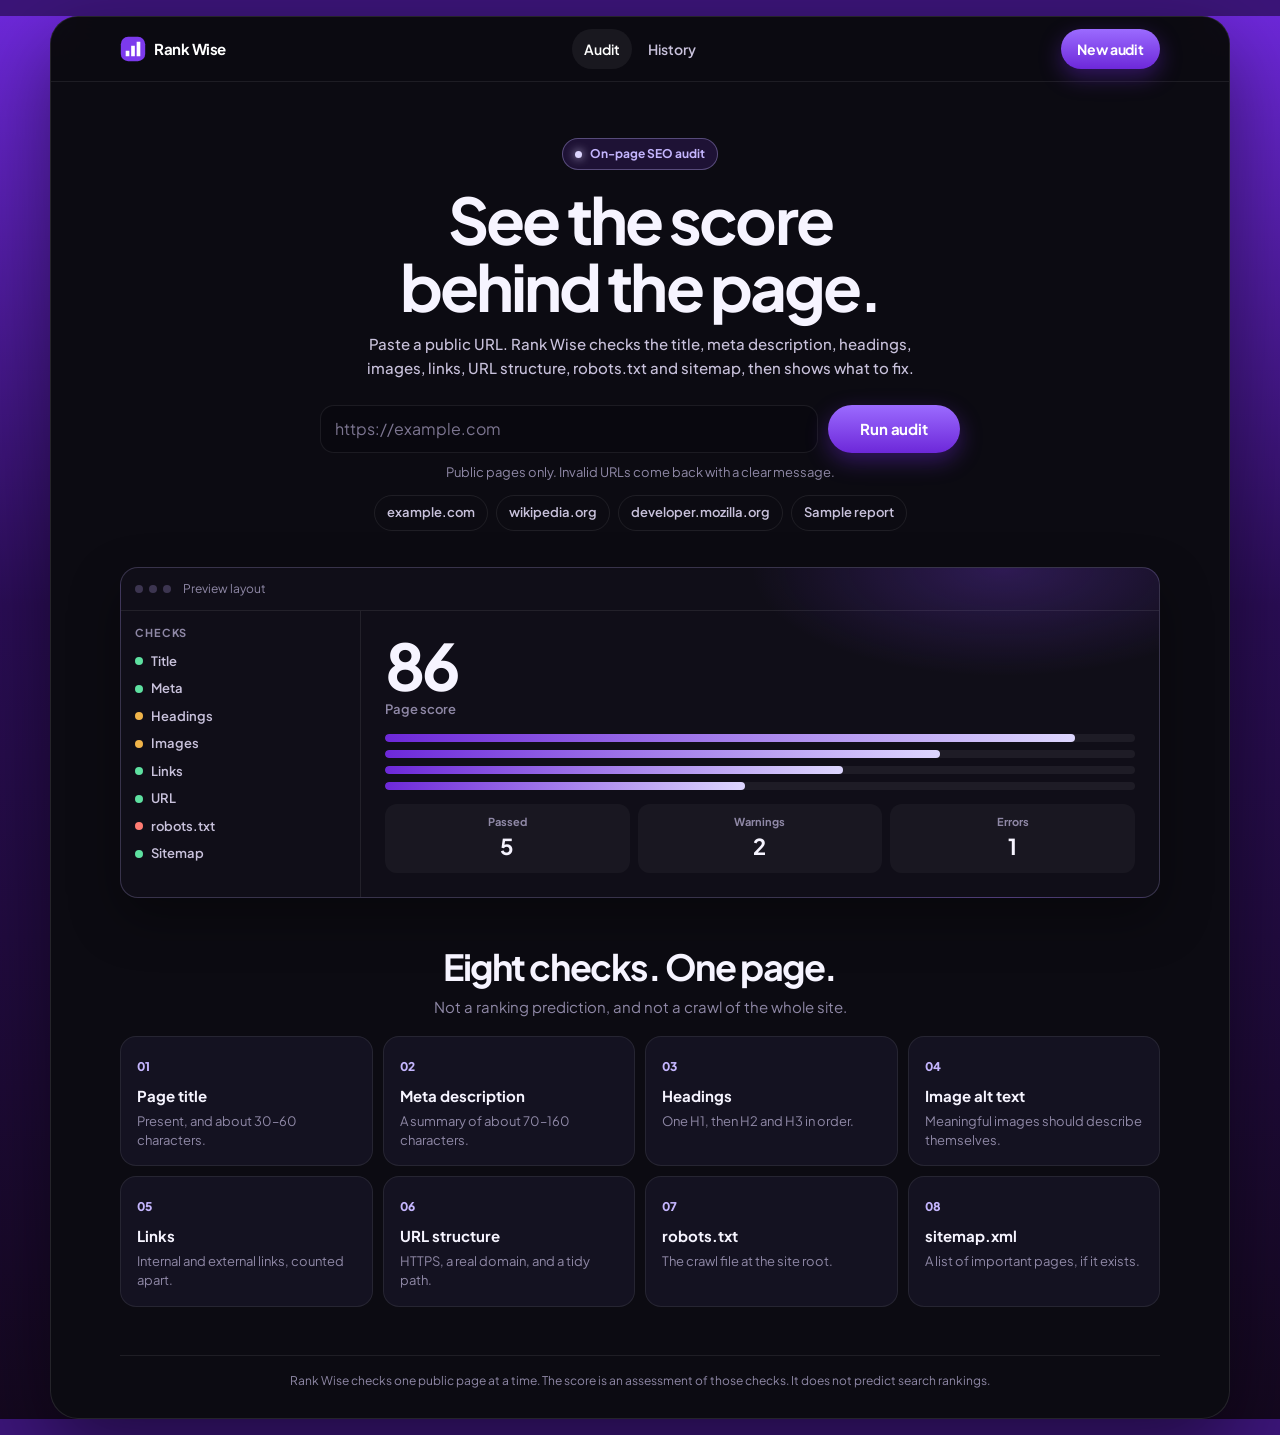
<file: index.html>
<!DOCTYPE html>
<html lang="en">
<head>
  <meta charset="UTF-8" />
  <meta name="viewport" content="width=device-width, initial-scale=1" />
  <meta name="theme-color" content="#07060d" />
  <meta name="description" content="Rank Wise — on-page SEO audit. Check title, meta, headings, images, links, robots.txt and sitemap." />
  <title>Rank Wise</title>
  <link rel="icon" type="image/svg+xml" href="favicon.svg" />
  <link rel="preconnect" href="https://fonts.googleapis.com" />
  <link rel="preconnect" href="https://fonts.gstatic.com" crossorigin />
  <link href="https://fonts.googleapis.com/css2?family=Plus+Jakarta+Sans:wght@400;500;600;700;800&display=swap" rel="stylesheet" />
  <style>
:root {
  --bg: #07060d;
  --frame: #0c0b12;
  --card: #141221;
  --ink: #f6f4ff;
  --soft: #c9c2dc;
  --muted: #8f88a6;
  --line: rgba(255, 255, 255, 0.08);
  --violet: #7c3aed;
  --violet-2: #c4b5fd;
  --warn: #f0b44a;
  --fail: #ff7b72;
  --pass: #5ee0a0;
  --font: "Plus Jakarta Sans", "Segoe UI", sans-serif;
  color-scheme: dark;
}

* { box-sizing: border-box; }

html, body {
  margin: 0;
  min-height: 100%;
  background: #3b1578;
  color: var(--ink);
  font-family: var(--font);
}

body {
  min-height: 100dvh;
  background:
    radial-gradient(900px 520px at 50% -10%, #9b5cff 0%, transparent 55%),
    linear-gradient(180deg, #6d28d9 0%, #2a0d55 42%, #14081f 100%);
  font-size: 16px;
  line-height: 1.5;
  -webkit-font-smoothing: antialiased;
  overflow-x: hidden;
}

.rw-mount {
  width: min(1180px, calc(100% - 16px));
  margin: 8px auto;
  min-height: calc(100dvh - 16px);
  background: var(--frame);
  border: 1px solid rgba(255, 255, 255, 0.1);
  border-radius: 20px;
  box-shadow: 0 30px 80px rgba(0, 0, 0, 0.45);
  overflow: clip;
}

.rw-header {
  position: sticky;
  top: 0;
  z-index: 20;
  background: rgba(12, 11, 18, 0.92);
  border-bottom: 1px solid var(--line);
  backdrop-filter: blur(16px);
}

.rw-bar {
  width: min(1040px, calc(100% - 28px));
  margin: 0 auto;
}

.rw-header .rw-bar {
  display: flex;
  align-items: center;
  justify-content: space-between;
  gap: 12px;
  min-height: 64px;
}

.rw-brand {
  display: inline-flex;
  align-items: center;
  gap: 8px;
  min-height: 44px;
  color: #fff;
  font-size: 15px;
  font-weight: 700;
  letter-spacing: -0.03em;
  text-decoration: none;
  white-space: nowrap;
}

.rw-mark { width: 26px; height: 26px; flex: none; }
.rw-mark rect { fill: var(--violet); }
.rw-mark path { fill: #fff; }

.rw-nav {
  display: flex;
  align-items: center;
  gap: 4px;
}

.rw-nav a {
  display: inline-flex;
  align-items: center;
  min-height: 40px;
  padding: 0 12px;
  border-radius: 999px;
  color: var(--soft);
  font-size: 14px;
  font-weight: 600;
  text-decoration: none;
}

.rw-nav a:hover,
.rw-nav a[aria-current="page"] {
  color: #fff;
  background: rgba(255, 255, 255, 0.06);
}

.rw-cta, .rw-btn {
  display: inline-flex;
  align-items: center;
  justify-content: center;
  min-height: 40px;
  padding: 0 16px;
  border: 0;
  border-radius: 999px;
  background: linear-gradient(180deg, #9b6bff, #6d28d9);
  color: #fff;
  font: inherit;
  font-size: 14px;
  font-weight: 700;
  letter-spacing: -0.01em;
  text-decoration: none;
  box-shadow: 0 8px 22px rgba(109, 40, 217, 0.4);
  cursor: pointer;
  white-space: nowrap;
}

.rw-btn { width: 100%; min-height: 48px; font-size: 15px; }
.rw-cta:hover, .rw-btn:hover { filter: brightness(1.06); }
.rw-btn:disabled, .rw-chip:disabled { opacity: 0.55; cursor: progress; }

.rw-wrap {
  width: min(1040px, calc(100% - 28px));
  margin: 0 auto;
  padding: 36px 0 12px;
}

.rw-hero-block, .rw-intro { position: relative; text-align: center; }

.rw-hero-block::before {
  content: "";
  position: absolute;
  left: 50%;
  top: -40px;
  z-index: -1;
  width: min(640px, 100%);
  height: 280px;
  transform: translateX(-50%);
  background: radial-gradient(circle, rgba(139, 92, 246, 0.45), transparent 68%);
  pointer-events: none;
}

.rw-badge {
  display: inline-flex;
  align-items: center;
  gap: 8px;
  margin: 0;
  padding: 6px 12px;
  border: 1px solid rgba(196, 181, 253, 0.35);
  border-radius: 999px;
  background: rgba(124, 58, 237, 0.16);
  color: var(--violet-2);
  font-size: 12px;
  font-weight: 700;
}

.rw-dot {
  width: 7px;
  height: 7px;
  border-radius: 50%;
  background: #ddd6fe;
  box-shadow: 0 0 10px #ddd6fe;
}

.rw-hero-block h1,
.rw-intro h1,
.rw-empty h1 {
  margin: 16px auto 0;
  max-width: 12em;
  font-size: clamp(32px, 8vw, 64px);
  font-weight: 700;
  letter-spacing: -0.045em;
  line-height: 1.05;
  text-wrap: balance;
}

.rw-lede {
  margin: 12px auto 0;
  max-width: 36rem;
  color: var(--soft);
  font-size: 15px;
  font-weight: 500;
  line-height: 1.55;
}

.rw-kicker {
  margin: 0;
  color: var(--violet-2);
  font-size: 12px;
  font-weight: 700;
  letter-spacing: 0.08em;
  text-transform: uppercase;
}

.rw-stage-panel { max-width: 640px; margin: 26px auto 0; }

.rw-form-row { display: grid; grid-template-columns: 1fr; gap: 10px; }

.rw-form input {
  width: 100%;
  min-height: 48px;
  min-width: 0;
  padding: 0 14px;
  border: 1px solid var(--line);
  border-radius: 14px;
  background: #09080f;
  color: #fff;
  font: inherit;
  font-size: 16px;
}

.rw-form input::placeholder { color: #7c7590; }
.rw-form input:focus { outline: 2px solid #a78bfa; outline-offset: 1px; }

.rw-status, .rw-hint, .rw-error {
  margin: 10px 0 0;
  font-size: 13px;
  line-height: 1.4;
  text-align: center;
}
.rw-hint, .rw-status { color: var(--muted); }
.rw-error { color: var(--fail); }

.rw-sr {
  position: absolute;
  width: 1px;
  height: 1px;
  padding: 0;
  margin: -1px;
  overflow: hidden;
  clip: rect(0, 0, 0, 0);
  border: 0;
}

.rw-quick {
  display: flex;
  flex-wrap: wrap;
  justify-content: center;
  gap: 8px;
  margin-top: 14px;
}

.rw-chip {
  min-height: 36px;
  max-width: 100%;
  padding: 0 12px;
  border: 1px solid var(--line);
  border-radius: 999px;
  background: transparent;
  color: var(--soft);
  font: inherit;
  font-size: 13px;
  font-weight: 600;
  cursor: pointer;
}
.rw-chip:hover { border-color: rgba(196, 181, 253, 0.55); color: #fff; }

.rw-board { margin-top: 36px; }

.rw-window {
  overflow: hidden;
  border: 1px solid rgba(196, 181, 253, 0.22);
  border-radius: 18px;
  background:
    radial-gradient(420px 180px at 85% 0%, rgba(124, 58, 237, 0.28), transparent 60%),
    #100e18;
  box-shadow: 0 20px 50px rgba(0, 0, 0, 0.35);
}

.rw-window-bar {
  display: flex;
  align-items: center;
  gap: 6px;
  min-width: 0;
  padding: 12px 14px;
  border-bottom: 1px solid var(--line);
}

.rw-window-bar span { width: 8px; height: 8px; border-radius: 50%; background: #3c3550; flex: none; }
.rw-window-bar em {
  margin-left: 6px;
  color: var(--muted);
  font-style: normal;
  font-size: 12px;
  overflow: hidden;
  text-overflow: ellipsis;
  white-space: nowrap;
}

.rw-window-grid { display: grid; }
.rw-window-grid aside { padding: 14px; border-bottom: 1px solid var(--line); }
.rw-window-grid aside p {
  margin: 0 0 10px;
  color: var(--muted);
  font-size: 11px;
  font-weight: 700;
  letter-spacing: 0.08em;
  text-transform: uppercase;
}
.rw-window-grid ul {
  display: grid;
  grid-template-columns: 1fr 1fr;
  gap: 8px 12px;
  margin: 0;
  padding: 0;
  list-style: none;
}
.rw-window-grid li {
  display: flex;
  align-items: center;
  gap: 8px;
  min-width: 0;
  color: var(--soft);
  font-size: 13px;
  font-weight: 600;
}
.rw-window-grid i { width: 8px; height: 8px; border-radius: 50%; background: var(--pass); flex: none; }
.rw-window-grid i.is-mid { background: var(--warn); }
.rw-window-grid i.is-bad { background: var(--fail); }

.rw-window-main { padding: 16px; }
.rw-mini-score strong {
  display: block;
  font-size: clamp(42px, 10vw, 64px);
  font-weight: 700;
  letter-spacing: -0.05em;
  line-height: 0.95;
}
.rw-mini-score span { color: var(--muted); font-size: 13px; font-weight: 600; }
.rw-bars { display: grid; gap: 8px; margin-top: 14px; }
.rw-bars div { height: 8px; overflow: hidden; border-radius: 999px; background: rgba(255, 255, 255, 0.06); }
.rw-bars b { display: block; height: 100%; border-radius: inherit; background: linear-gradient(90deg, #6d28d9, #ddd6fe); }
.rw-mini-stats { display: grid; grid-template-columns: repeat(3, minmax(0, 1fr)); gap: 8px; margin-top: 14px; }
.rw-mini-stats article { padding: 10px 8px; border-radius: 12px; background: rgba(255, 255, 255, 0.04); text-align: center; }
.rw-mini-stats span { display: block; color: var(--muted); font-size: 11px; font-weight: 700; }
.rw-mini-stats strong { font-size: clamp(16px, 4vw, 22px); }

.rw-checks { margin-top: 48px; }
.rw-section-head { text-align: center; }
.rw-section-head h2, .rw-block h2 {
  margin: 0;
  font-size: clamp(24px, 4vw, 36px);
  font-weight: 700;
  letter-spacing: -0.04em;
  line-height: 1.15;
}
.rw-section-head p { margin: 8px auto 0; max-width: 34rem; color: var(--muted); font-size: 15px; }

.rw-check-grid {
  display: grid;
  grid-template-columns: 1fr;
  gap: 10px;
  margin: 18px 0 0;
  padding: 0;
  list-style: none;
  text-align: left;
}
.rw-check-grid li {
  min-width: 0;
  padding: 16px;
  border: 1px solid var(--line);
  border-radius: 16px;
  background: var(--card);
}
.rw-check-grid span { color: var(--violet-2); font-size: 12px; font-weight: 800; }
.rw-check-grid strong { display: block; margin-top: 8px; font-size: 15px; }
.rw-check-grid p { margin: 4px 0 0; color: var(--muted); font-size: 13px; line-height: 1.45; }

.rw-footer { margin-top: 36px; }
.rw-footer .rw-bar { width: min(1040px, calc(100% - 28px)); }
.rw-footer p {
  margin: 0;
  padding: 16px 0 28px;
  border-top: 1px solid var(--line);
  color: var(--muted);
  font-size: 12px;
  line-height: 1.5;
  text-align: center;
}

.rw-empty { margin-top: 12px; text-align: center; }
.rw-empty p { color: var(--soft); }
.rw-history { margin-top: 20px; text-align: left; }
.rw-history-list {
  margin: 0;
  padding: 6px;
  list-style: none;
  border: 1px solid var(--line);
  border-radius: 16px;
  background: var(--card);
}
.rw-history-item {
  display: grid;
  grid-template-columns: 48px minmax(0, 1fr);
  gap: 4px 12px;
  align-items: center;
  padding: 12px;
  border-radius: 12px;
  color: inherit;
  text-decoration: none;
}
.rw-history-item:hover { background: rgba(255, 255, 255, 0.04); }
.rw-score-pill {
  display: grid;
  place-items: center;
  width: 48px;
  height: 48px;
  border-radius: 12px;
  background: rgba(124, 58, 237, 0.28);
  color: #fff;
  font-size: 16px;
  font-weight: 800;
}
.rw-history-item strong { display: block; font-size: 15px; }
.rw-history-item small { display: block; color: var(--muted); font-size: 12px; overflow-wrap: anywhere; }
.rw-history-item .rw-tag { grid-column: 2; }
.rw-tag { font-size: 11px; font-weight: 800; letter-spacing: 0.05em; text-transform: uppercase; }
.rw-tag-pass { color: var(--pass); }
.rw-tag-warning { color: var(--warn); }
.rw-tag-error { color: var(--fail); }

.rw-report { display: flex; flex-direction: column; gap: 22px; }
.rw-report > div:first-child { display: flex; flex-wrap: wrap; align-items: center; gap: 8px; }
.rw-report h1 {
  margin: 4px 0 0;
  font-size: clamp(28px, 6vw, 46px);
  font-weight: 700;
  letter-spacing: -0.045em;
  line-height: 1.05;
  overflow-wrap: anywhere;
}
.rw-back { color: var(--violet-2); font-size: 14px; font-weight: 600; text-decoration: none; }
.rw-hero {
  display: grid;
  justify-items: center;
  gap: 4px;
  width: 100%;
  padding: 18px 14px;
  text-align: center;
  border: 1px solid rgba(196, 181, 253, 0.22);
  border-radius: 18px;
  background:
    radial-gradient(380px 140px at 50% 0%, rgba(124, 58, 237, 0.32), transparent 70%),
    #100e18;
}
.rw-gauge { width: min(160px, 52vw); height: auto; }
.rw-gauge-track { fill: none; stroke: rgba(255, 255, 255, 0.08); stroke-width: 8; }
.rw-gauge-value {
  fill: none;
  stroke: #c4b5fd;
  stroke-width: 8;
  stroke-linecap: round;
  transform: rotate(-90deg);
  transform-origin: 60px 60px;
}
.rw-gauge-warning .rw-gauge-value { stroke: var(--warn); }
.rw-gauge-error .rw-gauge-value { stroke: var(--fail); }
.rw-gauge text { fill: #fff; font-family: var(--font); font-size: 28px; font-weight: 700; text-anchor: middle; }
.rw-grade { margin: 0; color: var(--violet-2); font-size: 12px; font-weight: 800; letter-spacing: 0.08em; text-transform: uppercase; }
.rw-host { color: #ddd6fe; font-size: 14px; font-weight: 600; overflow-wrap: anywhere; }
.rw-meta-line { margin: 8px 0 0; color: var(--muted); font-size: 13px; }
.rw-sample { color: var(--violet-2); font-size: 11px; font-weight: 800; letter-spacing: 0.06em; text-transform: uppercase; }
.rw-stats { display: grid; grid-template-columns: repeat(2, minmax(0, 1fr)); gap: 8px; width: 100%; margin: 12px 0 0; }
.rw-stat { min-width: 0; padding: 12px 8px; border-radius: 12px; background: rgba(255, 255, 255, 0.04); }
.rw-stat span { display: block; color: var(--muted); font-size: 11px; font-weight: 700; letter-spacing: 0.05em; text-transform: uppercase; }
.rw-stat strong { display: block; margin-top: 2px; font-size: 24px; font-weight: 700; }

.rw-block h2 { text-align: center; }
.rw-rec-list, .rw-check-list, .rw-snap-grid { display: grid; gap: 10px; margin: 12px 0 0; padding: 0; list-style: none; }
.rw-rec, .rw-snap, .rw-check {
  min-width: 0;
  padding: 14px;
  border: 1px solid var(--line);
  border-radius: 16px;
  background: var(--card);
}
.rw-rec { border-left: 3px solid var(--warn); }
.rw-rec-error { border-left-color: var(--fail); }
.rw-rec p, .rw-check p, .rw-snap p { margin: 6px 0 0; color: var(--soft); font-size: 14px; overflow-wrap: anywhere; }
.rw-pass-note { padding: 14px; border-radius: 16px; background: rgba(94, 224, 160, 0.1); color: var(--pass); }
.rw-check summary {
  display: flex;
  justify-content: space-between;
  gap: 10px;
  align-items: center;
  font-size: 15px;
  font-weight: 700;
  cursor: pointer;
}
.rw-check summary span:last-child { flex: none; text-align: right; }
.rw-check summary::-webkit-details-marker { display: none; }
.rw-check-pass { box-shadow: inset 3px 0 0 var(--pass); }
.rw-check-warning { box-shadow: inset 3px 0 0 var(--warn); }
.rw-check-error { box-shadow: inset 3px 0 0 var(--fail); }
.rw-items { margin: 10px 0 0; padding: 0; list-style: none; }
.rw-items li { display: grid; gap: 2px; padding: 8px 0; border-top: 1px solid var(--line); font-size: 13px; }
.rw-items span { color: var(--muted); }
.rw-items b { font-weight: 600; overflow-wrap: anywhere; }

.rw-spin {
  width: 14px; height: 14px; border-radius: 50%;
  border: 2px solid rgba(255, 255, 255, 0.35);
  border-top-color: #fff;
  animation: rw-spin 0.7s linear infinite;
}
@keyframes rw-spin { to { transform: rotate(360deg); } }

@media (max-width: 719px) {
  .rw-cta { display: none; }
  .rw-nav a { padding: 0 8px; font-size: 13px; }
}

@media (min-width: 560px) {
  .rw-check-grid, .rw-snap-grid { grid-template-columns: 1fr 1fr; }
  .rw-history-item { grid-template-columns: 48px minmax(0, 1fr) auto; }
  .rw-history-item .rw-tag { grid-column: auto; }
  .rw-items li { grid-template-columns: 8.5rem minmax(0, 1fr); gap: 8px; }
}

@media (min-width: 720px) {
  .rw-mount { width: min(1180px, calc(100% - 32px)); margin: 16px auto; border-radius: 28px; }
  .rw-header .rw-bar { display: grid; grid-template-columns: 1fr auto 1fr; }
  .rw-nav { justify-self: center; }
  .rw-cta { justify-self: end; width: auto; }
  .rw-form-row { grid-template-columns: minmax(0, 1fr) auto; align-items: center; }
  .rw-btn { width: auto; min-width: 132px; }
  .rw-window-grid { grid-template-columns: 240px minmax(0, 1fr); }
  .rw-window-grid aside { border-bottom: 0; border-right: 1px solid var(--line); }
  .rw-window-grid ul { grid-template-columns: 1fr; }
  .rw-window-main { padding: 24px; }
  .rw-stats { grid-template-columns: repeat(4, minmax(0, 1fr)); }
  .rw-hero {
    grid-template-columns: 190px minmax(0, 1fr);
    justify-items: start;
    align-items: center;
    text-align: left;
    padding: 26px;
  }
}

@media (min-width: 1024px) {
  .rw-check-grid, .rw-snap-grid { grid-template-columns: repeat(4, minmax(0, 1fr)); }
  .rw-wrap { padding-top: 56px; }
}

@media (max-width: 359px) {
  .rw-brand span { display: none; }
  .rw-mount { width: calc(100% - 8px); margin: 4px auto; border-radius: 14px; }
  .rw-bar, .rw-wrap, .rw-footer .rw-bar { width: calc(100% - 20px); }
}

@media (prefers-reduced-motion: reduce) {
  .rw-spin { animation: none; }
}

  </style>
</head>
<body>
  <div class="rw-mount" id="app">
    <header class="rw-header">
      <div class="rw-bar">
        <a class="rw-brand" href="index.html">
          <svg class="rw-mark" viewBox="0 0 32 32" aria-hidden="true">
            <rect x="1" y="1" width="30" height="30" rx="9"></rect>
            <path d="M7 25V18h4.5v7H7zm6.75 0V12h4.5v13h-4.5zm6.75 0V7H25v18h-4.5z"></path>
          </svg>
          <span>Rank Wise</span>
        </a>
        <nav class="rw-nav" aria-label="Primary">
          <a href="index.html" aria-current="page">Audit</a>
          <a href="history.html">History</a>
        </nav>
        <a class="rw-cta" href="index.html#audit-form">New audit</a>
      </div>
    </header>

    <main class="rw-wrap rw-home">
      <section class="rw-hero-block">
        <p class="rw-badge"><span class="rw-dot"></span> On-page SEO audit</p>
        <h1>See the score behind the page.</h1>
        <p class="rw-lede">Paste a public URL. Rank Wise checks the title, meta description, headings, images, links, URL structure, robots.txt and sitemap, then shows what to fix.</p>
        <div class="rw-stage-panel">
          <form id="audit-form" class="rw-form" novalidate>
            <label class="rw-sr" for="audit-url">Website URL</label>
            <div class="rw-form-row">
              <input id="audit-url" name="url" type="text" inputmode="url" autocomplete="url" placeholder="https://example.com" spellcheck="false" />
              <button id="audit-submit" class="rw-btn" type="submit">Run audit</button>
            </div>
            <p id="audit-status" class="rw-status" aria-live="polite"></p>
            <p id="audit-error" class="rw-error" role="alert" hidden></p>
            <p id="audit-hint" class="rw-hint">Public pages only. Invalid URLs come back with a clear message.</p>
          </form>
          <div class="rw-quick">
            <button type="button" class="rw-chip" data-url="example.com">example.com</button>
            <button type="button" class="rw-chip" data-url="wikipedia.org">wikipedia.org</button>
            <button type="button" class="rw-chip" data-url="developer.mozilla.org">developer.mozilla.org</button>
            <button type="button" class="rw-chip" id="sample-audit">Sample report</button>
          </div>
        </div>
      </section>

      <section class="rw-board" aria-label="What a report looks like">
        <div class="rw-window">
          <div class="rw-window-bar">
            <span></span><span></span><span></span>
            <em>Preview layout</em>
          </div>
          <div class="rw-window-grid">
            <aside>
              <p>Checks</p>
              <ul>
                <li><i class="is-ok"></i> Title</li>
                <li><i class="is-ok"></i> Meta</li>
                <li><i class="is-mid"></i> Headings</li>
                <li><i class="is-mid"></i> Images</li>
                <li><i class="is-ok"></i> Links</li>
                <li><i class="is-ok"></i> URL</li>
                <li><i class="is-bad"></i> robots.txt</li>
                <li><i class="is-ok"></i> Sitemap</li>
              </ul>
            </aside>
            <div class="rw-window-main">
              <div class="rw-mini-score">
                <strong>86</strong>
                <span>Page score</span>
              </div>
              <div class="rw-bars" aria-hidden="true">
                <div><b style="width:92%"></b></div>
                <div><b style="width:74%"></b></div>
                <div><b style="width:61%"></b></div>
                <div><b style="width:48%"></b></div>
              </div>
              <div class="rw-mini-stats">
                <article><span>Passed</span><strong>5</strong></article>
                <article><span>Warnings</span><strong>2</strong></article>
                <article><span>Errors</span><strong>1</strong></article>
              </div>
            </div>
          </div>
        </div>
      </section>

      <section class="rw-checks" aria-labelledby="checks-title">
        <div class="rw-section-head">
          <h2 id="checks-title">Eight checks. One page.</h2>
          <p>Not a ranking prediction, and not a crawl of the whole site.</p>
        </div>
        <ol class="rw-check-grid">
          <li><span>01</span><strong>Page title</strong><p>Present, and about 30–60 characters.</p></li>
          <li><span>02</span><strong>Meta description</strong><p>A summary of about 70–160 characters.</p></li>
          <li><span>03</span><strong>Headings</strong><p>One H1, then H2 and H3 in order.</p></li>
          <li><span>04</span><strong>Image alt text</strong><p>Meaningful images should describe themselves.</p></li>
          <li><span>05</span><strong>Links</strong><p>Internal and external links, counted apart.</p></li>
          <li><span>06</span><strong>URL structure</strong><p>HTTPS, a real domain, and a tidy path.</p></li>
          <li><span>07</span><strong>robots.txt</strong><p>The crawl file at the site root.</p></li>
          <li><span>08</span><strong>sitemap.xml</strong><p>A list of important pages, if it exists.</p></li>
        </ol>
      </section>
    </main>

    <div id="report-root" hidden></div>

    <footer class="rw-footer">
      <div class="rw-bar">
        <p>Rank Wise checks one public page at a time. The score is an assessment of those checks. It does not predict search rankings.</p>
      </div>
    </footer>
  </div>
  <script>
    window.RANK_WISE_API = window.RANK_WISE_API || "http://127.0.0.1:5000";
  </script>
  <script>
(function () {
  "use strict";

  var API = (window.RANK_WISE_API || "http://127.0.0.1:5000").replace(/\/$/, "");
  var HISTORY_KEY = "rank_wise_history_v1";

  function esc(s) {
    return String(s == null ? "" : s)
      .replace(/&/g, "&amp;")
      .replace(/</g, "&lt;")
      .replace(/>/g, "&gt;")
      .replace(/"/g, "&quot;");
  }

  function hostOf(url) {
    try {
      return new URL(url).hostname;
    } catch (e) {
      return url || "unknown";
    }
  }

  function when(iso) {
    try {
      return new Date(iso).toLocaleString();
    } catch (e) {
      return iso || "";
    }
  }

  function normalizeUrl(raw) {
    var u = String(raw || "").trim();
    if (!u) return "";
    if (!/^https?:\/\//i.test(u)) u = "https://" + u;
    return u;
  }

  function loadLocalHistory() {
    try {
      var raw = localStorage.getItem(HISTORY_KEY);
      return raw ? JSON.parse(raw) : [];
    } catch (e) {
      return [];
    }
  }

  function saveLocalHistory(list) {
    try {
      localStorage.setItem(HISTORY_KEY, JSON.stringify(list.slice(0, 50)));
    } catch (e) {}
  }

  function pushLocal(audit) {
    var list = loadLocalHistory().filter(function (a) {
      return a.id !== audit.id;
    });
    list.unshift({
      id: audit.id,
      url: audit.url,
      fetchedUrl: audit.fetchedUrl,
      score: audit.score,
      status: audit.status,
      grade: audit.grade,
      analyzedAt: audit.analyzedAt,
      sample: !!audit.sample,
    });
    saveLocalHistory(list);
  }

  function sampleAudit() {
    return {
      id: "sample-" + Date.now(),
      sample: true,
      url: "https://example.com",
      fetchedUrl: "https://example.com/",
      statusCode: 200,
      fetchMs: 120,
      analyzedAt: new Date().toISOString(),
      score: 86,
      grade: "Excellent",
      status: "warning",
      passed: 5,
      warnings: 2,
      errors: 1,
      page: {
        title: "Example Domain",
        h1Count: 1,
        h2Count: 0,
        h3Count: 0,
        imageCount: 0,
        missingAltCount: 0,
        internalLinks: 0,
        externalLinks: 1,
        robotsFound: false,
        sitemapFound: true,
      },
      recommendations: [
        {
          priority: "error",
          title: "Add a robots.txt file",
          body: "Publish robots.txt at the site root so crawlers know what they may fetch.",
        },
        {
          priority: "warning",
          title: "Add more heading structure",
          body: "Use H2 and H3 sections under the main H1 so the page outline is clearer.",
        },
      ],
      checks: [
        {
          id: "title",
          title: "Page title",
          status: "pass",
          score: 15,
          maxScore: 15,
          summary: "Title is present and a good length.",
          why: "Search results use the title tag as the main link text.",
          recommendation: "",
          items: [{ label: "Title", value: "Example Domain" }, { label: "Length", value: "14 characters" }],
        },
        {
          id: "meta",
          title: "Meta description",
          status: "pass",
          score: 15,
          maxScore: 15,
          summary: "Meta description is present.",
          why: "A clear summary helps searchers decide to open the page.",
          recommendation: "",
          items: [{ label: "Length", value: "About 120 characters" }],
        },
        {
          id: "headings",
          title: "Headings",
          status: "warning",
          score: 10,
          maxScore: 15,
          summary: "One H1 is present, but H2 and H3 are missing.",
          why: "Headings outline the page for people and for crawlers.",
          recommendation: "Add section headings under the main H1.",
          items: [
            { label: "H1", value: "1" },
            { label: "H2", value: "0" },
            { label: "H3", value: "0" },
          ],
        },
        {
          id: "images",
          title: "Image alt text",
          status: "pass",
          score: 15,
          maxScore: 15,
          summary: "No images found on this sample page.",
          why: "Alt text describes images when they cannot be seen.",
          recommendation: "",
          items: [{ label: "Images", value: "0" }],
        },
        {
          id: "links",
          title: "Links",
          status: "pass",
          score: 10,
          maxScore: 10,
          summary: "External links were counted.",
          why: "Internal and external links show how the page connects to the web.",
          recommendation: "",
          items: [
            { label: "Internal", value: "0" },
            { label: "External", value: "1" },
          ],
        },
        {
          id: "url",
          title: "URL structure",
          status: "pass",
          score: 10,
          maxScore: 10,
          summary: "HTTPS with a clear domain.",
          why: "A clean, secure URL is easier to share and trust.",
          recommendation: "",
          items: [{ label: "Scheme", value: "https" }],
        },
        {
          id: "robots",
          title: "robots.txt",
          status: "error",
          score: 0,
          maxScore: 10,
          summary: "robots.txt was not found at the site root.",
          why: "Crawlers look for robots.txt to learn crawl rules.",
          recommendation: "Publish a robots.txt file at https://example.com/robots.txt",
          items: [{ label: "Found", value: "No" }],
        },
        {
          id: "sitemap",
          title: "sitemap.xml",
          status: "pass",
          score: 11,
          maxScore: 10,
          summary: "A sitemap is available in this sample.",
          why: "A sitemap lists important pages for discovery.",
          recommendation: "",
          items: [{ label: "Found", value: "Yes" }],
        },
      ],
    };
  }

  function gauge(score, grade, status) {
    var radius = 52;
    var circ = 2 * Math.PI * radius;
    var dash = (Math.max(0, Math.min(100, Number(score) || 0)) / 100) * circ;
    return (
      '<div class="rw-gauge-wrap"><svg class="rw-gauge rw-gauge-' +
      esc(status || "warning") +
      '" viewBox="0 0 120 120" role="img" aria-label="Score ' +
      esc(score) +
      " out of 100, " +
      esc(grade) +
      '"><circle class="rw-gauge-track" cx="60" cy="60" r="52"></circle><circle class="rw-gauge-value" cx="60" cy="60" r="52" stroke-dasharray="' +
      dash.toFixed(1) +
      " " +
      circ.toFixed(1) +
      '"></circle><text x="60" y="68">' +
      esc(score) +
      "</text></svg></div>"
    );
  }

  function reportHtml(audit) {
    var host = hostOf(audit.fetchedUrl || audit.url);
    var recs = audit.recommendations || [];
    var page = audit.page || {};
    var recBlock = recs.length
      ? '<section class="rw-block"><h2>Recommendations</h2><ol class="rw-rec-list">' +
        recs
          .map(function (item, index) {
            return (
              '<li class="rw-rec rw-rec-' +
              esc(item.priority) +
              '"><p class="rw-kicker">' +
              String(index + 1).padStart(2, "0") +
              " · " +
              esc(item.priority) +
              "</p><strong>" +
              esc(item.title) +
              "</strong><p>" +
              esc(item.body) +
              "</p></li>"
            );
          })
          .join("") +
        "</ol></section>"
      : '<p class="rw-pass-note">This page passed the selected checks. Keep titles unique as the site grows.</p>';

    var checks = (audit.checks || [])
      .map(function (check) {
        var items = (check.items || [])
          .map(function (item) {
            return "<li><span>" + esc(item.label) + "</span><b>" + esc(item.value) + "</b></li>";
          })
          .join("");
        return (
          '<details class="rw-check rw-check-' +
          esc(check.status) +
          '"><summary><span>' +
          esc(check.title) +
          '</span><span class="rw-tag rw-tag-' +
          esc(check.status) +
          '">' +
          esc(check.status) +
          " · " +
          esc(check.score) +
          "/" +
          esc(check.maxScore) +
          "</span></summary><p>" +
          esc(check.summary) +
          "</p><p>" +
          esc(check.why) +
          "</p>" +
          (check.recommendation ? "<p><strong>Next step. </strong>" + esc(check.recommendation) + "</p>" : "") +
          (items ? '<ul class="rw-items">' + items + "</ul>" : "") +
          "</details>"
        );
      })
      .join("");

    return (
      '<main class="rw-wrap rw-report"><div><a class="rw-back" href="index.html">← New audit</a>' +
      (audit.sample ? '<span class="rw-sample">Sample report</span>' : "") +
      '</div><section class="rw-hero">' +
      gauge(audit.score, audit.grade, audit.status) +
      '<div><p class="rw-kicker">Audited site</p><h1>' +
      esc(host) +
      '</h1><a class="rw-host" href="' +
      esc(audit.fetchedUrl) +
      '" target="_blank" rel="noreferrer">' +
      esc(audit.fetchedUrl) +
      '</a><p class="rw-grade">' +
      esc(audit.grade) +
      '</p><dl class="rw-stats"><div class="rw-stat"><span>Passed</span><strong class="rw-tag-pass">' +
      esc(audit.passed) +
      '</strong></div><div class="rw-stat"><span>Warnings</span><strong class="rw-tag-warning">' +
      esc(audit.warnings) +
      '</strong></div><div class="rw-stat"><span>Errors</span><strong class="rw-tag-error">' +
      esc(audit.errors) +
      '</strong></div><div class="rw-stat"><span>HTTP</span><strong>' +
      esc(audit.statusCode) +
      '</strong></div></dl><p class="rw-meta-line">' +
      esc(when(audit.analyzedAt)) +
      " · Fetched in " +
      esc(audit.fetchMs) +
      " ms</p></div></section>" +
      recBlock +
      '<section class="rw-block"><h2>Page snapshot</h2><div class="rw-snap-grid"><article class="rw-snap"><p class="rw-kicker">Title</p><p>' +
      esc(page.title || "Missing") +
      '</p></article><article class="rw-snap"><p class="rw-kicker">Headings</p><p>H1 ' +
      esc(page.h1Count) +
      " · H2 " +
      esc(page.h2Count) +
      " · H3 " +
      esc(page.h3Count) +
      '</p></article><article class="rw-snap"><p class="rw-kicker">Images</p><p>' +
      esc(page.imageCount) +
      " total · " +
      esc(page.missingAltCount) +
      ' missing alt</p></article><article class="rw-snap"><p class="rw-kicker">Links</p><p>' +
      esc(page.internalLinks) +
      " internal · " +
      esc(page.externalLinks) +
      ' external</p></article><article class="rw-snap"><p class="rw-kicker">Technical files</p><p>robots.txt ' +
      (page.robotsFound ? "found" : "missing") +
      " · sitemap " +
      (page.sitemapFound ? "found" : "missing") +
      "</p></article></div></section>" +
      '<section class="rw-block"><h2>Individual checks</h2><div class="rw-check-list">' +
      checks +
      "</div></section></main>"
    );
  }

  function showReport(audit) {
    pushLocal(audit);
    var home = document.querySelector(".rw-home");
    var footer = document.querySelector(".rw-footer");
    var root = document.getElementById("report-root");
    if (home) home.hidden = true;
    if (footer) footer.hidden = true;
    if (root) {
      root.hidden = false;
      root.innerHTML = reportHtml(audit);
      window.scrollTo(0, 0);
    }
  }

  function setBusy(busy) {
    var submit = document.getElementById("audit-submit");
    var chips = document.querySelectorAll(".rw-chip");
    if (submit) {
      submit.disabled = !!busy;
      submit.innerHTML = busy
        ? '<span class="rw-spin" aria-hidden="true"></span> Auditing'
        : "Run audit";
    }
    chips.forEach(function (c) {
      c.disabled = !!busy;
    });
  }

  function setError(msg) {
    var el = document.getElementById("audit-error");
    var st = document.getElementById("audit-status");
    if (st) st.textContent = "";
    if (el) {
      if (msg) {
        el.hidden = false;
        el.textContent = msg;
      } else {
        el.hidden = true;
        el.textContent = "";
      }
    }
  }

  function setStatus(msg) {
    var st = document.getElementById("audit-status");
    if (st) st.textContent = msg || "";
  }

  async function runAudit(url, sample) {
    setError("");
    setBusy(true);
    setStatus(sample ? "Building sample report…" : "Fetching and analysing the page…");
    try {
      if (sample) {
        var s = sampleAudit();
        showReport(s);
        return;
      }
      var res = await fetch(API + "/api/audit", {
        method: "POST",
        headers: { "Content-Type": "application/json" },
        body: JSON.stringify({ url: url }),
      });
      var data = await res.json().catch(function () {
        return {};
      });
      if (!res.ok) {
        throw new Error(data.error || "Audit failed (" + res.status + "). Is the Flask backend running?");
      }
      showReport(data);
    } catch (err) {
      setError(
        err && err.message
          ? err.message
          : "Could not reach the API. Start the Flask backend (see README) or try Sample report."
      );
    } finally {
      setBusy(false);
      setStatus("");
    }
  }

  function bindHome() {
    var form = document.getElementById("audit-form");
    if (!form) return;

    form.addEventListener("submit", function (e) {
      e.preventDefault();
      var input = document.getElementById("audit-url");
      var raw = input ? input.value : "";
      var url = normalizeUrl(raw);
      if (!url) {
        setError("Enter a website URL, for example https://example.com");
        return;
      }
      try {
        new URL(url);
      } catch (err) {
        setError("That does not look like a valid URL.");
        return;
      }
      runAudit(url, false);
    });

    document.querySelectorAll(".rw-chip[data-url]").forEach(function (btn) {
      btn.addEventListener("click", function () {
        var input = document.getElementById("audit-url");
        if (input) input.value = btn.getAttribute("data-url") || "";
        runAudit(normalizeUrl(btn.getAttribute("data-url")), false);
      });
    });

    var sample = document.getElementById("sample-audit");
    if (sample) {
      sample.addEventListener("click", function () {
        runAudit("", true);
      });
    }

    var params = new URLSearchParams(window.location.search);
    var id = params.get("id");
    if (id) {
      openStored(id);
    }
  }

  function openStored(id) {
    var list = loadLocalHistory();
    var hit = list.find(function (a) {
      return a.id === id;
    });
    if (!hit) {
      fetch(API + "/api/audit/" + encodeURIComponent(id))
        .then(function (r) {
          return r.ok ? r.json() : null;
        })
        .then(function (data) {
          if (data) showReport(data);
        })
        .catch(function () {});
      return;
    }
    if (hit.sample || !hit.checks) {
      if (hit.sample) showReport(sampleAudit());
      else {
        fetch(API + "/api/audit/" + encodeURIComponent(id))
          .then(function (r) {
            return r.ok ? r.json() : null;
          })
          .then(function (data) {
            if (data) showReport(data);
          });
      }
    } else {
      showReport(hit);
    }
  }

  async function bindHistory() {
    var root = document.getElementById("history-root");
    if (!root) return;

    var local = loadLocalHistory();
    var remote = [];
    try {
      var res = await fetch(API + "/api/history");
      if (res.ok) remote = await res.json();
    } catch (e) {}

    var map = {};
    remote.concat(local).forEach(function (a) {
      if (a && a.id) map[a.id] = a;
    });
    var items = Object.keys(map)
      .map(function (k) {
        return map[k];
      })
      .sort(function (a, b) {
        return String(b.analyzedAt || "").localeCompare(String(a.analyzedAt || ""));
      });

    if (!items.length) {
      root.innerHTML =
        '<div class="rw-empty"><h1>No audits yet</h1><p>Run an audit on the home page. Reports are kept in this browser and on the server when the API is available.</p><p><a class="rw-btn" href="index.html">New audit</a></p></div>';
      return;
    }

    root.innerHTML =
      '<ul class="rw-history-list">' +
      items
        .map(function (a) {
          return (
            '<li><a class="rw-history-item" href="index.html?id=' +
            encodeURIComponent(a.id) +
            '"><span class="rw-score-pill">' +
            esc(a.score) +
            '</span><span><strong>' +
            esc(hostOf(a.fetchedUrl || a.url)) +
            "</strong><small>" +
            esc(when(a.analyzedAt)) +
            '</small></span><span class="rw-tag rw-tag-' +
            esc(a.status || "warning") +
            '">' +
            esc(a.status || "saved") +
            "</span></a></li>"
          );
        })
        .join("") +
      "</ul>";
  }

  document.addEventListener("DOMContentLoaded", function () {
    if (document.getElementById("audit-form")) bindHome();
    if (document.getElementById("history-root")) bindHistory();
  });
})();

  </script>
</body>
</html>
</file>
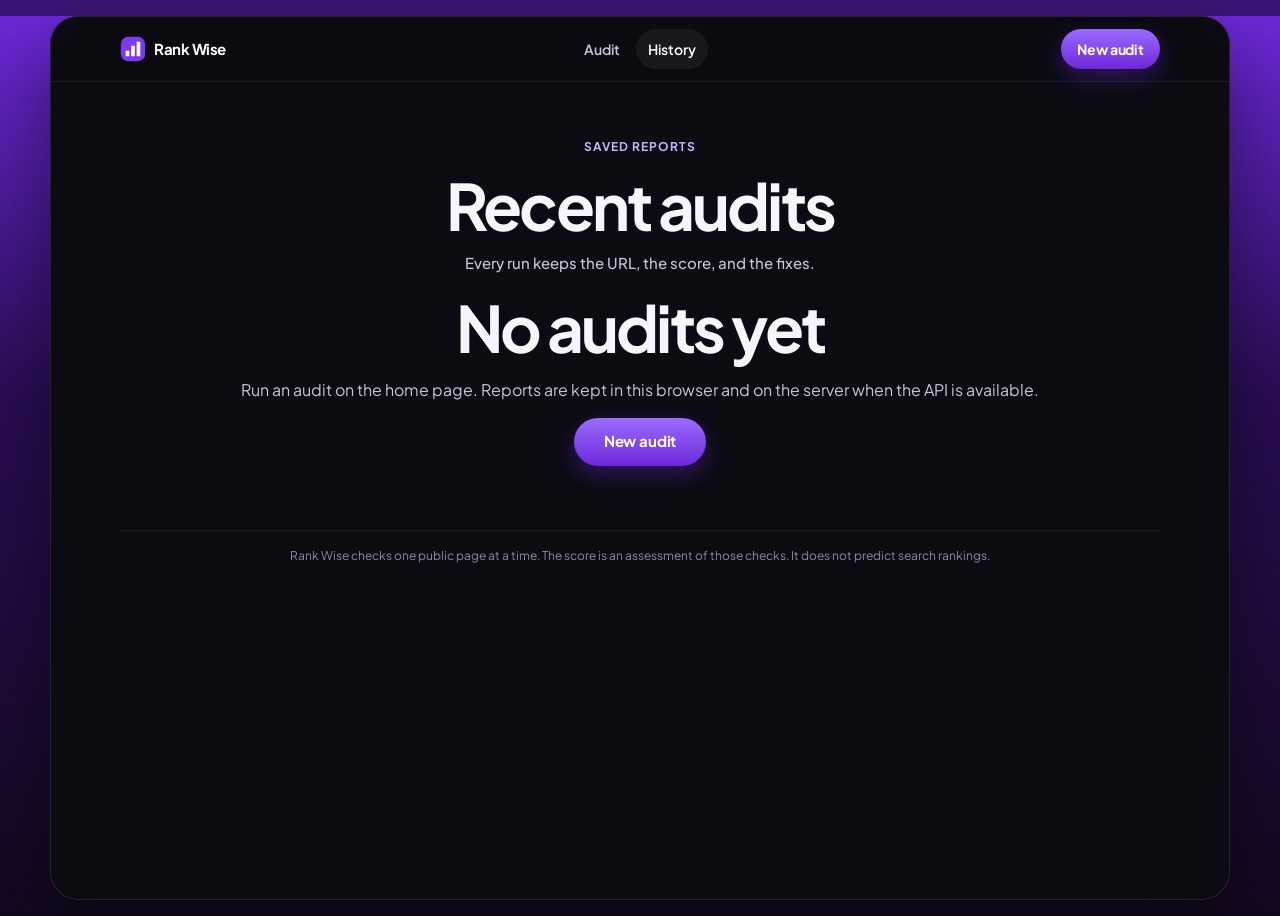
<file: history.html>
<!DOCTYPE html>
<html lang="en">
<head>
  <meta charset="UTF-8" />
  <meta name="viewport" content="width=device-width, initial-scale=1" />
  <meta name="theme-color" content="#07060d" />
  <meta name="description" content="Rank Wise — saved SEO audit history." />
  <title>History · Rank Wise</title>
  <link rel="icon" type="image/svg+xml" href="favicon.svg" />
  <link rel="preconnect" href="https://fonts.googleapis.com" />
  <link rel="preconnect" href="https://fonts.gstatic.com" crossorigin />
  <link href="https://fonts.googleapis.com/css2?family=Plus+Jakarta+Sans:wght@400;500;600;700;800&display=swap" rel="stylesheet" />
  <style>
:root {
  --bg: #07060d;
  --frame: #0c0b12;
  --card: #141221;
  --ink: #f6f4ff;
  --soft: #c9c2dc;
  --muted: #8f88a6;
  --line: rgba(255, 255, 255, 0.08);
  --violet: #7c3aed;
  --violet-2: #c4b5fd;
  --warn: #f0b44a;
  --fail: #ff7b72;
  --pass: #5ee0a0;
  --font: "Plus Jakarta Sans", "Segoe UI", sans-serif;
  color-scheme: dark;
}

* { box-sizing: border-box; }

html, body {
  margin: 0;
  min-height: 100%;
  background: #3b1578;
  color: var(--ink);
  font-family: var(--font);
}

body {
  min-height: 100dvh;
  background:
    radial-gradient(900px 520px at 50% -10%, #9b5cff 0%, transparent 55%),
    linear-gradient(180deg, #6d28d9 0%, #2a0d55 42%, #14081f 100%);
  font-size: 16px;
  line-height: 1.5;
  -webkit-font-smoothing: antialiased;
  overflow-x: hidden;
}

.rw-mount {
  width: min(1180px, calc(100% - 16px));
  margin: 8px auto;
  min-height: calc(100dvh - 16px);
  background: var(--frame);
  border: 1px solid rgba(255, 255, 255, 0.1);
  border-radius: 20px;
  box-shadow: 0 30px 80px rgba(0, 0, 0, 0.45);
  overflow: clip;
}

.rw-header {
  position: sticky;
  top: 0;
  z-index: 20;
  background: rgba(12, 11, 18, 0.92);
  border-bottom: 1px solid var(--line);
  backdrop-filter: blur(16px);
}

.rw-bar {
  width: min(1040px, calc(100% - 28px));
  margin: 0 auto;
}

.rw-header .rw-bar {
  display: flex;
  align-items: center;
  justify-content: space-between;
  gap: 12px;
  min-height: 64px;
}

.rw-brand {
  display: inline-flex;
  align-items: center;
  gap: 8px;
  min-height: 44px;
  color: #fff;
  font-size: 15px;
  font-weight: 700;
  letter-spacing: -0.03em;
  text-decoration: none;
  white-space: nowrap;
}

.rw-mark { width: 26px; height: 26px; flex: none; }
.rw-mark rect { fill: var(--violet); }
.rw-mark path { fill: #fff; }

.rw-nav {
  display: flex;
  align-items: center;
  gap: 4px;
}

.rw-nav a {
  display: inline-flex;
  align-items: center;
  min-height: 40px;
  padding: 0 12px;
  border-radius: 999px;
  color: var(--soft);
  font-size: 14px;
  font-weight: 600;
  text-decoration: none;
}

.rw-nav a:hover,
.rw-nav a[aria-current="page"] {
  color: #fff;
  background: rgba(255, 255, 255, 0.06);
}

.rw-cta, .rw-btn {
  display: inline-flex;
  align-items: center;
  justify-content: center;
  min-height: 40px;
  padding: 0 16px;
  border: 0;
  border-radius: 999px;
  background: linear-gradient(180deg, #9b6bff, #6d28d9);
  color: #fff;
  font: inherit;
  font-size: 14px;
  font-weight: 700;
  letter-spacing: -0.01em;
  text-decoration: none;
  box-shadow: 0 8px 22px rgba(109, 40, 217, 0.4);
  cursor: pointer;
  white-space: nowrap;
}

.rw-btn { width: 100%; min-height: 48px; font-size: 15px; }
.rw-cta:hover, .rw-btn:hover { filter: brightness(1.06); }
.rw-btn:disabled, .rw-chip:disabled { opacity: 0.55; cursor: progress; }

.rw-wrap {
  width: min(1040px, calc(100% - 28px));
  margin: 0 auto;
  padding: 36px 0 12px;
}

.rw-hero-block, .rw-intro { position: relative; text-align: center; }

.rw-hero-block::before {
  content: "";
  position: absolute;
  left: 50%;
  top: -40px;
  z-index: -1;
  width: min(640px, 100%);
  height: 280px;
  transform: translateX(-50%);
  background: radial-gradient(circle, rgba(139, 92, 246, 0.45), transparent 68%);
  pointer-events: none;
}

.rw-badge {
  display: inline-flex;
  align-items: center;
  gap: 8px;
  margin: 0;
  padding: 6px 12px;
  border: 1px solid rgba(196, 181, 253, 0.35);
  border-radius: 999px;
  background: rgba(124, 58, 237, 0.16);
  color: var(--violet-2);
  font-size: 12px;
  font-weight: 700;
}

.rw-dot {
  width: 7px;
  height: 7px;
  border-radius: 50%;
  background: #ddd6fe;
  box-shadow: 0 0 10px #ddd6fe;
}

.rw-hero-block h1,
.rw-intro h1,
.rw-empty h1 {
  margin: 16px auto 0;
  max-width: 12em;
  font-size: clamp(32px, 8vw, 64px);
  font-weight: 700;
  letter-spacing: -0.045em;
  line-height: 1.05;
  text-wrap: balance;
}

.rw-lede {
  margin: 12px auto 0;
  max-width: 36rem;
  color: var(--soft);
  font-size: 15px;
  font-weight: 500;
  line-height: 1.55;
}

.rw-kicker {
  margin: 0;
  color: var(--violet-2);
  font-size: 12px;
  font-weight: 700;
  letter-spacing: 0.08em;
  text-transform: uppercase;
}

.rw-stage-panel { max-width: 640px; margin: 26px auto 0; }

.rw-form-row { display: grid; grid-template-columns: 1fr; gap: 10px; }

.rw-form input {
  width: 100%;
  min-height: 48px;
  min-width: 0;
  padding: 0 14px;
  border: 1px solid var(--line);
  border-radius: 14px;
  background: #09080f;
  color: #fff;
  font: inherit;
  font-size: 16px;
}

.rw-form input::placeholder { color: #7c7590; }
.rw-form input:focus { outline: 2px solid #a78bfa; outline-offset: 1px; }

.rw-status, .rw-hint, .rw-error {
  margin: 10px 0 0;
  font-size: 13px;
  line-height: 1.4;
  text-align: center;
}
.rw-hint, .rw-status { color: var(--muted); }
.rw-error { color: var(--fail); }

.rw-sr {
  position: absolute;
  width: 1px;
  height: 1px;
  padding: 0;
  margin: -1px;
  overflow: hidden;
  clip: rect(0, 0, 0, 0);
  border: 0;
}

.rw-quick {
  display: flex;
  flex-wrap: wrap;
  justify-content: center;
  gap: 8px;
  margin-top: 14px;
}

.rw-chip {
  min-height: 36px;
  max-width: 100%;
  padding: 0 12px;
  border: 1px solid var(--line);
  border-radius: 999px;
  background: transparent;
  color: var(--soft);
  font: inherit;
  font-size: 13px;
  font-weight: 600;
  cursor: pointer;
}
.rw-chip:hover { border-color: rgba(196, 181, 253, 0.55); color: #fff; }

.rw-board { margin-top: 36px; }

.rw-window {
  overflow: hidden;
  border: 1px solid rgba(196, 181, 253, 0.22);
  border-radius: 18px;
  background:
    radial-gradient(420px 180px at 85% 0%, rgba(124, 58, 237, 0.28), transparent 60%),
    #100e18;
  box-shadow: 0 20px 50px rgba(0, 0, 0, 0.35);
}

.rw-window-bar {
  display: flex;
  align-items: center;
  gap: 6px;
  min-width: 0;
  padding: 12px 14px;
  border-bottom: 1px solid var(--line);
}

.rw-window-bar span { width: 8px; height: 8px; border-radius: 50%; background: #3c3550; flex: none; }
.rw-window-bar em {
  margin-left: 6px;
  color: var(--muted);
  font-style: normal;
  font-size: 12px;
  overflow: hidden;
  text-overflow: ellipsis;
  white-space: nowrap;
}

.rw-window-grid { display: grid; }
.rw-window-grid aside { padding: 14px; border-bottom: 1px solid var(--line); }
.rw-window-grid aside p {
  margin: 0 0 10px;
  color: var(--muted);
  font-size: 11px;
  font-weight: 700;
  letter-spacing: 0.08em;
  text-transform: uppercase;
}
.rw-window-grid ul {
  display: grid;
  grid-template-columns: 1fr 1fr;
  gap: 8px 12px;
  margin: 0;
  padding: 0;
  list-style: none;
}
.rw-window-grid li {
  display: flex;
  align-items: center;
  gap: 8px;
  min-width: 0;
  color: var(--soft);
  font-size: 13px;
  font-weight: 600;
}
.rw-window-grid i { width: 8px; height: 8px; border-radius: 50%; background: var(--pass); flex: none; }
.rw-window-grid i.is-mid { background: var(--warn); }
.rw-window-grid i.is-bad { background: var(--fail); }

.rw-window-main { padding: 16px; }
.rw-mini-score strong {
  display: block;
  font-size: clamp(42px, 10vw, 64px);
  font-weight: 700;
  letter-spacing: -0.05em;
  line-height: 0.95;
}
.rw-mini-score span { color: var(--muted); font-size: 13px; font-weight: 600; }
.rw-bars { display: grid; gap: 8px; margin-top: 14px; }
.rw-bars div { height: 8px; overflow: hidden; border-radius: 999px; background: rgba(255, 255, 255, 0.06); }
.rw-bars b { display: block; height: 100%; border-radius: inherit; background: linear-gradient(90deg, #6d28d9, #ddd6fe); }
.rw-mini-stats { display: grid; grid-template-columns: repeat(3, minmax(0, 1fr)); gap: 8px; margin-top: 14px; }
.rw-mini-stats article { padding: 10px 8px; border-radius: 12px; background: rgba(255, 255, 255, 0.04); text-align: center; }
.rw-mini-stats span { display: block; color: var(--muted); font-size: 11px; font-weight: 700; }
.rw-mini-stats strong { font-size: clamp(16px, 4vw, 22px); }

.rw-checks { margin-top: 48px; }
.rw-section-head { text-align: center; }
.rw-section-head h2, .rw-block h2 {
  margin: 0;
  font-size: clamp(24px, 4vw, 36px);
  font-weight: 700;
  letter-spacing: -0.04em;
  line-height: 1.15;
}
.rw-section-head p { margin: 8px auto 0; max-width: 34rem; color: var(--muted); font-size: 15px; }

.rw-check-grid {
  display: grid;
  grid-template-columns: 1fr;
  gap: 10px;
  margin: 18px 0 0;
  padding: 0;
  list-style: none;
  text-align: left;
}
.rw-check-grid li {
  min-width: 0;
  padding: 16px;
  border: 1px solid var(--line);
  border-radius: 16px;
  background: var(--card);
}
.rw-check-grid span { color: var(--violet-2); font-size: 12px; font-weight: 800; }
.rw-check-grid strong { display: block; margin-top: 8px; font-size: 15px; }
.rw-check-grid p { margin: 4px 0 0; color: var(--muted); font-size: 13px; line-height: 1.45; }

.rw-footer { margin-top: 36px; }
.rw-footer .rw-bar { width: min(1040px, calc(100% - 28px)); }
.rw-footer p {
  margin: 0;
  padding: 16px 0 28px;
  border-top: 1px solid var(--line);
  color: var(--muted);
  font-size: 12px;
  line-height: 1.5;
  text-align: center;
}

.rw-empty { margin-top: 12px; text-align: center; }
.rw-empty p { color: var(--soft); }
.rw-history { margin-top: 20px; text-align: left; }
.rw-history-list {
  margin: 0;
  padding: 6px;
  list-style: none;
  border: 1px solid var(--line);
  border-radius: 16px;
  background: var(--card);
}
.rw-history-item {
  display: grid;
  grid-template-columns: 48px minmax(0, 1fr);
  gap: 4px 12px;
  align-items: center;
  padding: 12px;
  border-radius: 12px;
  color: inherit;
  text-decoration: none;
}
.rw-history-item:hover { background: rgba(255, 255, 255, 0.04); }
.rw-score-pill {
  display: grid;
  place-items: center;
  width: 48px;
  height: 48px;
  border-radius: 12px;
  background: rgba(124, 58, 237, 0.28);
  color: #fff;
  font-size: 16px;
  font-weight: 800;
}
.rw-history-item strong { display: block; font-size: 15px; }
.rw-history-item small { display: block; color: var(--muted); font-size: 12px; overflow-wrap: anywhere; }
.rw-history-item .rw-tag { grid-column: 2; }
.rw-tag { font-size: 11px; font-weight: 800; letter-spacing: 0.05em; text-transform: uppercase; }
.rw-tag-pass { color: var(--pass); }
.rw-tag-warning { color: var(--warn); }
.rw-tag-error { color: var(--fail); }

.rw-report { display: flex; flex-direction: column; gap: 22px; }
.rw-report > div:first-child { display: flex; flex-wrap: wrap; align-items: center; gap: 8px; }
.rw-report h1 {
  margin: 4px 0 0;
  font-size: clamp(28px, 6vw, 46px);
  font-weight: 700;
  letter-spacing: -0.045em;
  line-height: 1.05;
  overflow-wrap: anywhere;
}
.rw-back { color: var(--violet-2); font-size: 14px; font-weight: 600; text-decoration: none; }
.rw-hero {
  display: grid;
  justify-items: center;
  gap: 4px;
  width: 100%;
  padding: 18px 14px;
  text-align: center;
  border: 1px solid rgba(196, 181, 253, 0.22);
  border-radius: 18px;
  background:
    radial-gradient(380px 140px at 50% 0%, rgba(124, 58, 237, 0.32), transparent 70%),
    #100e18;
}
.rw-gauge { width: min(160px, 52vw); height: auto; }
.rw-gauge-track { fill: none; stroke: rgba(255, 255, 255, 0.08); stroke-width: 8; }
.rw-gauge-value {
  fill: none;
  stroke: #c4b5fd;
  stroke-width: 8;
  stroke-linecap: round;
  transform: rotate(-90deg);
  transform-origin: 60px 60px;
}
.rw-gauge-warning .rw-gauge-value { stroke: var(--warn); }
.rw-gauge-error .rw-gauge-value { stroke: var(--fail); }
.rw-gauge text { fill: #fff; font-family: var(--font); font-size: 28px; font-weight: 700; text-anchor: middle; }
.rw-grade { margin: 0; color: var(--violet-2); font-size: 12px; font-weight: 800; letter-spacing: 0.08em; text-transform: uppercase; }
.rw-host { color: #ddd6fe; font-size: 14px; font-weight: 600; overflow-wrap: anywhere; }
.rw-meta-line { margin: 8px 0 0; color: var(--muted); font-size: 13px; }
.rw-sample { color: var(--violet-2); font-size: 11px; font-weight: 800; letter-spacing: 0.06em; text-transform: uppercase; }
.rw-stats { display: grid; grid-template-columns: repeat(2, minmax(0, 1fr)); gap: 8px; width: 100%; margin: 12px 0 0; }
.rw-stat { min-width: 0; padding: 12px 8px; border-radius: 12px; background: rgba(255, 255, 255, 0.04); }
.rw-stat span { display: block; color: var(--muted); font-size: 11px; font-weight: 700; letter-spacing: 0.05em; text-transform: uppercase; }
.rw-stat strong { display: block; margin-top: 2px; font-size: 24px; font-weight: 700; }

.rw-block h2 { text-align: center; }
.rw-rec-list, .rw-check-list, .rw-snap-grid { display: grid; gap: 10px; margin: 12px 0 0; padding: 0; list-style: none; }
.rw-rec, .rw-snap, .rw-check {
  min-width: 0;
  padding: 14px;
  border: 1px solid var(--line);
  border-radius: 16px;
  background: var(--card);
}
.rw-rec { border-left: 3px solid var(--warn); }
.rw-rec-error { border-left-color: var(--fail); }
.rw-rec p, .rw-check p, .rw-snap p { margin: 6px 0 0; color: var(--soft); font-size: 14px; overflow-wrap: anywhere; }
.rw-pass-note { padding: 14px; border-radius: 16px; background: rgba(94, 224, 160, 0.1); color: var(--pass); }
.rw-check summary {
  display: flex;
  justify-content: space-between;
  gap: 10px;
  align-items: center;
  font-size: 15px;
  font-weight: 700;
  cursor: pointer;
}
.rw-check summary span:last-child { flex: none; text-align: right; }
.rw-check summary::-webkit-details-marker { display: none; }
.rw-check-pass { box-shadow: inset 3px 0 0 var(--pass); }
.rw-check-warning { box-shadow: inset 3px 0 0 var(--warn); }
.rw-check-error { box-shadow: inset 3px 0 0 var(--fail); }
.rw-items { margin: 10px 0 0; padding: 0; list-style: none; }
.rw-items li { display: grid; gap: 2px; padding: 8px 0; border-top: 1px solid var(--line); font-size: 13px; }
.rw-items span { color: var(--muted); }
.rw-items b { font-weight: 600; overflow-wrap: anywhere; }

.rw-spin {
  width: 14px; height: 14px; border-radius: 50%;
  border: 2px solid rgba(255, 255, 255, 0.35);
  border-top-color: #fff;
  animation: rw-spin 0.7s linear infinite;
}
@keyframes rw-spin { to { transform: rotate(360deg); } }

@media (max-width: 719px) {
  .rw-cta { display: none; }
  .rw-nav a { padding: 0 8px; font-size: 13px; }
}

@media (min-width: 560px) {
  .rw-check-grid, .rw-snap-grid { grid-template-columns: 1fr 1fr; }
  .rw-history-item { grid-template-columns: 48px minmax(0, 1fr) auto; }
  .rw-history-item .rw-tag { grid-column: auto; }
  .rw-items li { grid-template-columns: 8.5rem minmax(0, 1fr); gap: 8px; }
}

@media (min-width: 720px) {
  .rw-mount { width: min(1180px, calc(100% - 32px)); margin: 16px auto; border-radius: 28px; }
  .rw-header .rw-bar { display: grid; grid-template-columns: 1fr auto 1fr; }
  .rw-nav { justify-self: center; }
  .rw-cta { justify-self: end; width: auto; }
  .rw-form-row { grid-template-columns: minmax(0, 1fr) auto; align-items: center; }
  .rw-btn { width: auto; min-width: 132px; }
  .rw-window-grid { grid-template-columns: 240px minmax(0, 1fr); }
  .rw-window-grid aside { border-bottom: 0; border-right: 1px solid var(--line); }
  .rw-window-grid ul { grid-template-columns: 1fr; }
  .rw-window-main { padding: 24px; }
  .rw-stats { grid-template-columns: repeat(4, minmax(0, 1fr)); }
  .rw-hero {
    grid-template-columns: 190px minmax(0, 1fr);
    justify-items: start;
    align-items: center;
    text-align: left;
    padding: 26px;
  }
}

@media (min-width: 1024px) {
  .rw-check-grid, .rw-snap-grid { grid-template-columns: repeat(4, minmax(0, 1fr)); }
  .rw-wrap { padding-top: 56px; }
}

@media (max-width: 359px) {
  .rw-brand span { display: none; }
  .rw-mount { width: calc(100% - 8px); margin: 4px auto; border-radius: 14px; }
  .rw-bar, .rw-wrap, .rw-footer .rw-bar { width: calc(100% - 20px); }
}

@media (prefers-reduced-motion: reduce) {
  .rw-spin { animation: none; }
}

  </style>
</head>
<body>
  <div class="rw-mount" id="app">
    <header class="rw-header">
      <div class="rw-bar">
        <a class="rw-brand" href="index.html">
          <svg class="rw-mark" viewBox="0 0 32 32" aria-hidden="true">
            <rect x="1" y="1" width="30" height="30" rx="9"></rect>
            <path d="M7 25V18h4.5v7H7zm6.75 0V12h4.5v13h-4.5zm6.75 0V7H25v18h-4.5z"></path>
          </svg>
          <span>Rank Wise</span>
        </a>
        <nav class="rw-nav" aria-label="Primary">
          <a href="index.html">Audit</a>
          <a href="history.html" aria-current="page">History</a>
        </nav>
        <a class="rw-cta" href="index.html">New audit</a>
      </div>
    </header>

    <main class="rw-wrap">
      <section class="rw-intro">
        <p class="rw-kicker">Saved reports</p>
        <h1>Recent audits</h1>
        <p class="rw-lede">Every run keeps the URL, the score, and the fixes.</p>
      </section>
      <div id="history-root" class="rw-history" aria-live="polite">
        <p class="rw-hint">Loading saved audits…</p>
      </div>
    </main>

    <footer class="rw-footer">
      <div class="rw-bar">
        <p>Rank Wise checks one public page at a time. The score is an assessment of those checks. It does not predict search rankings.</p>
      </div>
    </footer>
  </div>
  <script>
    window.RANK_WISE_API = window.RANK_WISE_API || "http://127.0.0.1:5000";
  </script>
  <script>
(function () {
  "use strict";

  var API = (window.RANK_WISE_API || "http://127.0.0.1:5000").replace(/\/$/, "");
  var HISTORY_KEY = "rank_wise_history_v1";

  function esc(s) {
    return String(s == null ? "" : s)
      .replace(/&/g, "&amp;")
      .replace(/</g, "&lt;")
      .replace(/>/g, "&gt;")
      .replace(/"/g, "&quot;");
  }

  function hostOf(url) {
    try {
      return new URL(url).hostname;
    } catch (e) {
      return url || "unknown";
    }
  }

  function when(iso) {
    try {
      return new Date(iso).toLocaleString();
    } catch (e) {
      return iso || "";
    }
  }

  function normalizeUrl(raw) {
    var u = String(raw || "").trim();
    if (!u) return "";
    if (!/^https?:\/\//i.test(u)) u = "https://" + u;
    return u;
  }

  function loadLocalHistory() {
    try {
      var raw = localStorage.getItem(HISTORY_KEY);
      return raw ? JSON.parse(raw) : [];
    } catch (e) {
      return [];
    }
  }

  function saveLocalHistory(list) {
    try {
      localStorage.setItem(HISTORY_KEY, JSON.stringify(list.slice(0, 50)));
    } catch (e) {}
  }

  function pushLocal(audit) {
    var list = loadLocalHistory().filter(function (a) {
      return a.id !== audit.id;
    });
    list.unshift({
      id: audit.id,
      url: audit.url,
      fetchedUrl: audit.fetchedUrl,
      score: audit.score,
      status: audit.status,
      grade: audit.grade,
      analyzedAt: audit.analyzedAt,
      sample: !!audit.sample,
    });
    saveLocalHistory(list);
  }

  function sampleAudit() {
    return {
      id: "sample-" + Date.now(),
      sample: true,
      url: "https://example.com",
      fetchedUrl: "https://example.com/",
      statusCode: 200,
      fetchMs: 120,
      analyzedAt: new Date().toISOString(),
      score: 86,
      grade: "Excellent",
      status: "warning",
      passed: 5,
      warnings: 2,
      errors: 1,
      page: {
        title: "Example Domain",
        h1Count: 1,
        h2Count: 0,
        h3Count: 0,
        imageCount: 0,
        missingAltCount: 0,
        internalLinks: 0,
        externalLinks: 1,
        robotsFound: false,
        sitemapFound: true,
      },
      recommendations: [
        {
          priority: "error",
          title: "Add a robots.txt file",
          body: "Publish robots.txt at the site root so crawlers know what they may fetch.",
        },
        {
          priority: "warning",
          title: "Add more heading structure",
          body: "Use H2 and H3 sections under the main H1 so the page outline is clearer.",
        },
      ],
      checks: [
        {
          id: "title",
          title: "Page title",
          status: "pass",
          score: 15,
          maxScore: 15,
          summary: "Title is present and a good length.",
          why: "Search results use the title tag as the main link text.",
          recommendation: "",
          items: [{ label: "Title", value: "Example Domain" }, { label: "Length", value: "14 characters" }],
        },
        {
          id: "meta",
          title: "Meta description",
          status: "pass",
          score: 15,
          maxScore: 15,
          summary: "Meta description is present.",
          why: "A clear summary helps searchers decide to open the page.",
          recommendation: "",
          items: [{ label: "Length", value: "About 120 characters" }],
        },
        {
          id: "headings",
          title: "Headings",
          status: "warning",
          score: 10,
          maxScore: 15,
          summary: "One H1 is present, but H2 and H3 are missing.",
          why: "Headings outline the page for people and for crawlers.",
          recommendation: "Add section headings under the main H1.",
          items: [
            { label: "H1", value: "1" },
            { label: "H2", value: "0" },
            { label: "H3", value: "0" },
          ],
        },
        {
          id: "images",
          title: "Image alt text",
          status: "pass",
          score: 15,
          maxScore: 15,
          summary: "No images found on this sample page.",
          why: "Alt text describes images when they cannot be seen.",
          recommendation: "",
          items: [{ label: "Images", value: "0" }],
        },
        {
          id: "links",
          title: "Links",
          status: "pass",
          score: 10,
          maxScore: 10,
          summary: "External links were counted.",
          why: "Internal and external links show how the page connects to the web.",
          recommendation: "",
          items: [
            { label: "Internal", value: "0" },
            { label: "External", value: "1" },
          ],
        },
        {
          id: "url",
          title: "URL structure",
          status: "pass",
          score: 10,
          maxScore: 10,
          summary: "HTTPS with a clear domain.",
          why: "A clean, secure URL is easier to share and trust.",
          recommendation: "",
          items: [{ label: "Scheme", value: "https" }],
        },
        {
          id: "robots",
          title: "robots.txt",
          status: "error",
          score: 0,
          maxScore: 10,
          summary: "robots.txt was not found at the site root.",
          why: "Crawlers look for robots.txt to learn crawl rules.",
          recommendation: "Publish a robots.txt file at https://example.com/robots.txt",
          items: [{ label: "Found", value: "No" }],
        },
        {
          id: "sitemap",
          title: "sitemap.xml",
          status: "pass",
          score: 11,
          maxScore: 10,
          summary: "A sitemap is available in this sample.",
          why: "A sitemap lists important pages for discovery.",
          recommendation: "",
          items: [{ label: "Found", value: "Yes" }],
        },
      ],
    };
  }

  function gauge(score, grade, status) {
    var radius = 52;
    var circ = 2 * Math.PI * radius;
    var dash = (Math.max(0, Math.min(100, Number(score) || 0)) / 100) * circ;
    return (
      '<div class="rw-gauge-wrap"><svg class="rw-gauge rw-gauge-' +
      esc(status || "warning") +
      '" viewBox="0 0 120 120" role="img" aria-label="Score ' +
      esc(score) +
      " out of 100, " +
      esc(grade) +
      '"><circle class="rw-gauge-track" cx="60" cy="60" r="52"></circle><circle class="rw-gauge-value" cx="60" cy="60" r="52" stroke-dasharray="' +
      dash.toFixed(1) +
      " " +
      circ.toFixed(1) +
      '"></circle><text x="60" y="68">' +
      esc(score) +
      "</text></svg></div>"
    );
  }

  function reportHtml(audit) {
    var host = hostOf(audit.fetchedUrl || audit.url);
    var recs = audit.recommendations || [];
    var page = audit.page || {};
    var recBlock = recs.length
      ? '<section class="rw-block"><h2>Recommendations</h2><ol class="rw-rec-list">' +
        recs
          .map(function (item, index) {
            return (
              '<li class="rw-rec rw-rec-' +
              esc(item.priority) +
              '"><p class="rw-kicker">' +
              String(index + 1).padStart(2, "0") +
              " · " +
              esc(item.priority) +
              "</p><strong>" +
              esc(item.title) +
              "</strong><p>" +
              esc(item.body) +
              "</p></li>"
            );
          })
          .join("") +
        "</ol></section>"
      : '<p class="rw-pass-note">This page passed the selected checks. Keep titles unique as the site grows.</p>';

    var checks = (audit.checks || [])
      .map(function (check) {
        var items = (check.items || [])
          .map(function (item) {
            return "<li><span>" + esc(item.label) + "</span><b>" + esc(item.value) + "</b></li>";
          })
          .join("");
        return (
          '<details class="rw-check rw-check-' +
          esc(check.status) +
          '"><summary><span>' +
          esc(check.title) +
          '</span><span class="rw-tag rw-tag-' +
          esc(check.status) +
          '">' +
          esc(check.status) +
          " · " +
          esc(check.score) +
          "/" +
          esc(check.maxScore) +
          "</span></summary><p>" +
          esc(check.summary) +
          "</p><p>" +
          esc(check.why) +
          "</p>" +
          (check.recommendation ? "<p><strong>Next step. </strong>" + esc(check.recommendation) + "</p>" : "") +
          (items ? '<ul class="rw-items">' + items + "</ul>" : "") +
          "</details>"
        );
      })
      .join("");

    return (
      '<main class="rw-wrap rw-report"><div><a class="rw-back" href="index.html">← New audit</a>' +
      (audit.sample ? '<span class="rw-sample">Sample report</span>' : "") +
      '</div><section class="rw-hero">' +
      gauge(audit.score, audit.grade, audit.status) +
      '<div><p class="rw-kicker">Audited site</p><h1>' +
      esc(host) +
      '</h1><a class="rw-host" href="' +
      esc(audit.fetchedUrl) +
      '" target="_blank" rel="noreferrer">' +
      esc(audit.fetchedUrl) +
      '</a><p class="rw-grade">' +
      esc(audit.grade) +
      '</p><dl class="rw-stats"><div class="rw-stat"><span>Passed</span><strong class="rw-tag-pass">' +
      esc(audit.passed) +
      '</strong></div><div class="rw-stat"><span>Warnings</span><strong class="rw-tag-warning">' +
      esc(audit.warnings) +
      '</strong></div><div class="rw-stat"><span>Errors</span><strong class="rw-tag-error">' +
      esc(audit.errors) +
      '</strong></div><div class="rw-stat"><span>HTTP</span><strong>' +
      esc(audit.statusCode) +
      '</strong></div></dl><p class="rw-meta-line">' +
      esc(when(audit.analyzedAt)) +
      " · Fetched in " +
      esc(audit.fetchMs) +
      " ms</p></div></section>" +
      recBlock +
      '<section class="rw-block"><h2>Page snapshot</h2><div class="rw-snap-grid"><article class="rw-snap"><p class="rw-kicker">Title</p><p>' +
      esc(page.title || "Missing") +
      '</p></article><article class="rw-snap"><p class="rw-kicker">Headings</p><p>H1 ' +
      esc(page.h1Count) +
      " · H2 " +
      esc(page.h2Count) +
      " · H3 " +
      esc(page.h3Count) +
      '</p></article><article class="rw-snap"><p class="rw-kicker">Images</p><p>' +
      esc(page.imageCount) +
      " total · " +
      esc(page.missingAltCount) +
      ' missing alt</p></article><article class="rw-snap"><p class="rw-kicker">Links</p><p>' +
      esc(page.internalLinks) +
      " internal · " +
      esc(page.externalLinks) +
      ' external</p></article><article class="rw-snap"><p class="rw-kicker">Technical files</p><p>robots.txt ' +
      (page.robotsFound ? "found" : "missing") +
      " · sitemap " +
      (page.sitemapFound ? "found" : "missing") +
      "</p></article></div></section>" +
      '<section class="rw-block"><h2>Individual checks</h2><div class="rw-check-list">' +
      checks +
      "</div></section></main>"
    );
  }

  function showReport(audit) {
    pushLocal(audit);
    var home = document.querySelector(".rw-home");
    var footer = document.querySelector(".rw-footer");
    var root = document.getElementById("report-root");
    if (home) home.hidden = true;
    if (footer) footer.hidden = true;
    if (root) {
      root.hidden = false;
      root.innerHTML = reportHtml(audit);
      window.scrollTo(0, 0);
    }
  }

  function setBusy(busy) {
    var submit = document.getElementById("audit-submit");
    var chips = document.querySelectorAll(".rw-chip");
    if (submit) {
      submit.disabled = !!busy;
      submit.innerHTML = busy
        ? '<span class="rw-spin" aria-hidden="true"></span> Auditing'
        : "Run audit";
    }
    chips.forEach(function (c) {
      c.disabled = !!busy;
    });
  }

  function setError(msg) {
    var el = document.getElementById("audit-error");
    var st = document.getElementById("audit-status");
    if (st) st.textContent = "";
    if (el) {
      if (msg) {
        el.hidden = false;
        el.textContent = msg;
      } else {
        el.hidden = true;
        el.textContent = "";
      }
    }
  }

  function setStatus(msg) {
    var st = document.getElementById("audit-status");
    if (st) st.textContent = msg || "";
  }

  async function runAudit(url, sample) {
    setError("");
    setBusy(true);
    setStatus(sample ? "Building sample report…" : "Fetching and analysing the page…");
    try {
      if (sample) {
        var s = sampleAudit();
        showReport(s);
        return;
      }
      var res = await fetch(API + "/api/audit", {
        method: "POST",
        headers: { "Content-Type": "application/json" },
        body: JSON.stringify({ url: url }),
      });
      var data = await res.json().catch(function () {
        return {};
      });
      if (!res.ok) {
        throw new Error(data.error || "Audit failed (" + res.status + "). Is the Flask backend running?");
      }
      showReport(data);
    } catch (err) {
      setError(
        err && err.message
          ? err.message
          : "Could not reach the API. Start the Flask backend (see README) or try Sample report."
      );
    } finally {
      setBusy(false);
      setStatus("");
    }
  }

  function bindHome() {
    var form = document.getElementById("audit-form");
    if (!form) return;

    form.addEventListener("submit", function (e) {
      e.preventDefault();
      var input = document.getElementById("audit-url");
      var raw = input ? input.value : "";
      var url = normalizeUrl(raw);
      if (!url) {
        setError("Enter a website URL, for example https://example.com");
        return;
      }
      try {
        new URL(url);
      } catch (err) {
        setError("That does not look like a valid URL.");
        return;
      }
      runAudit(url, false);
    });

    document.querySelectorAll(".rw-chip[data-url]").forEach(function (btn) {
      btn.addEventListener("click", function () {
        var input = document.getElementById("audit-url");
        if (input) input.value = btn.getAttribute("data-url") || "";
        runAudit(normalizeUrl(btn.getAttribute("data-url")), false);
      });
    });

    var sample = document.getElementById("sample-audit");
    if (sample) {
      sample.addEventListener("click", function () {
        runAudit("", true);
      });
    }

    var params = new URLSearchParams(window.location.search);
    var id = params.get("id");
    if (id) {
      openStored(id);
    }
  }

  function openStored(id) {
    var list = loadLocalHistory();
    var hit = list.find(function (a) {
      return a.id === id;
    });
    if (!hit) {
      fetch(API + "/api/audit/" + encodeURIComponent(id))
        .then(function (r) {
          return r.ok ? r.json() : null;
        })
        .then(function (data) {
          if (data) showReport(data);
        })
        .catch(function () {});
      return;
    }
    if (hit.sample || !hit.checks) {
      if (hit.sample) showReport(sampleAudit());
      else {
        fetch(API + "/api/audit/" + encodeURIComponent(id))
          .then(function (r) {
            return r.ok ? r.json() : null;
          })
          .then(function (data) {
            if (data) showReport(data);
          });
      }
    } else {
      showReport(hit);
    }
  }

  async function bindHistory() {
    var root = document.getElementById("history-root");
    if (!root) return;

    var local = loadLocalHistory();
    var remote = [];
    try {
      var res = await fetch(API + "/api/history");
      if (res.ok) remote = await res.json();
    } catch (e) {}

    var map = {};
    remote.concat(local).forEach(function (a) {
      if (a && a.id) map[a.id] = a;
    });
    var items = Object.keys(map)
      .map(function (k) {
        return map[k];
      })
      .sort(function (a, b) {
        return String(b.analyzedAt || "").localeCompare(String(a.analyzedAt || ""));
      });

    if (!items.length) {
      root.innerHTML =
        '<div class="rw-empty"><h1>No audits yet</h1><p>Run an audit on the home page. Reports are kept in this browser and on the server when the API is available.</p><p><a class="rw-btn" href="index.html">New audit</a></p></div>';
      return;
    }

    root.innerHTML =
      '<ul class="rw-history-list">' +
      items
        .map(function (a) {
          return (
            '<li><a class="rw-history-item" href="index.html?id=' +
            encodeURIComponent(a.id) +
            '"><span class="rw-score-pill">' +
            esc(a.score) +
            '</span><span><strong>' +
            esc(hostOf(a.fetchedUrl || a.url)) +
            "</strong><small>" +
            esc(when(a.analyzedAt)) +
            '</small></span><span class="rw-tag rw-tag-' +
            esc(a.status || "warning") +
            '">' +
            esc(a.status || "saved") +
            "</span></a></li>"
          );
        })
        .join("") +
      "</ul>";
  }

  document.addEventListener("DOMContentLoaded", function () {
    if (document.getElementById("audit-form")) bindHome();
    if (document.getElementById("history-root")) bindHistory();
  });
})();

  </script>
</body>
</html>
</file>
